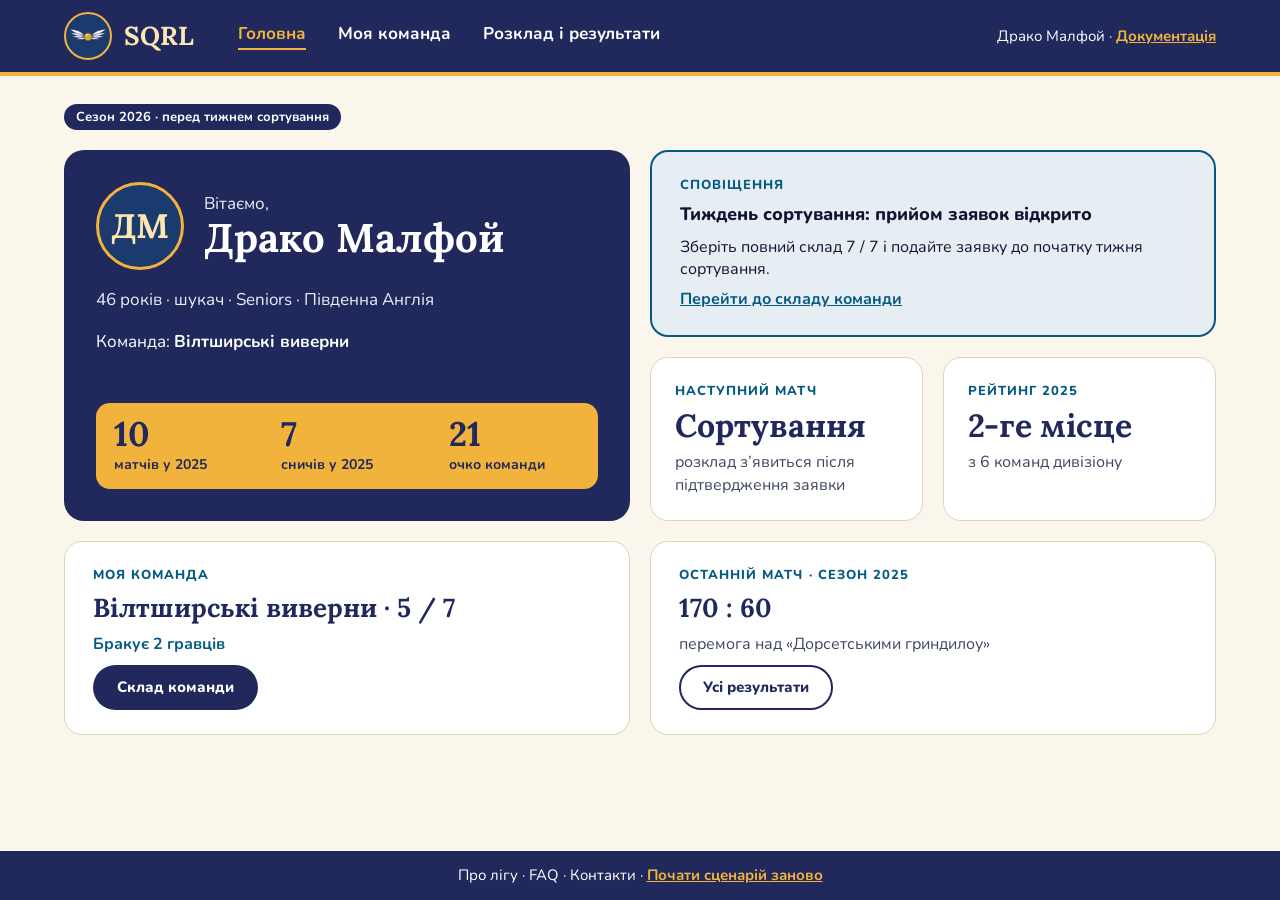
<file: index.html>
<!DOCTYPE html>
<html lang="uk">
<head>
  <meta charset="utf-8">
  <meta name="viewport" content="width=device-width, initial-scale=1">
  <title>SQRL - Головна гравця</title>
  <link rel="icon" href="assets/logo.svg" type="image/svg+xml">
  <link rel="preconnect" href="https://fonts.googleapis.com">
  <link rel="preconnect" href="https://fonts.gstatic.com" crossorigin>
  <link rel="stylesheet" href="https://fonts.googleapis.com/css2?family=Lora:wght@400;700&family=Nunito:wght@400;700;800&display=swap">
  <link rel="stylesheet" href="css/variables.css">
  <link rel="stylesheet" href="css/style.css">
</head>
<body data-page="home">
  <header class="header">
    <div class="header-in">
      <a class="brand" href="index.html"><img src="assets/logo.svg" alt=""><span>SQRL</span></a>
      <nav class="nav">
      <a href="index.html" class="active">Головна</a>
      <a href="team.html">Моя команда</a>
      <a href="schedule.html">Розклад і результати</a>
      </nav>
      <div class="user">Драко Малфой · <a href="docs.html">Документація</a></div>
    </div>
  </header>

  <main>
    <div><span class="ctx">Сезон 2026 · перед тижнем сортування</span></div>
    <div class="home-grid">
      <section class="dark profile">
        <div class="profile-top">
          <div class="avatar">ДМ</div>
          <div>
            <p class="hello">Вітаємо,</p>
            <h1>Драко Малфой</h1>
          </div>
        </div>
        <p class="meta">46 років · шукач · Seniors · Південна Англія</p>
        <p class="team">Команда: <b>Вілтширські виверни</b></p>
        <div class="stats">
          <div><b>10</b><span>матчів у 2025</span></div>
          <div><b>7</b><span>сничів у 2025</span></div>
          <div><b>21</b><span>очко команди</span></div>
        </div>
      </section>
      <section class="notice">
        <p class="label">Сповіщення</p>
        <p class="notice-title">Тиждень сортування: прийом заявок відкрито</p>
        <p>Зберіть повний склад 7 / 7 і подайте заявку до початку тижня сортування.</p>
        <a href="team.html">Перейти до складу команди</a>
      </section>
      <section class="card small">
        <p class="label">Наступний матч</p>
        <p class="h" id="next-match">Сортування</p>
        <p class="muted" id="next-text">розклад з’явиться після підтвердження заявки</p>
      </section>
      <section class="card small">
        <p class="label">Рейтинг 2025</p>
        <p class="h">2-ге місце</p>
        <p class="muted">з 6 команд дивізіону</p>
      </section>
      <section class="card wide">
        <p class="label">Моя команда</p>
        <p class="h">Вілтширські виверни · <span id="team-count">5 / 7</span></p>
        <p class="team-status" id="team-status">Бракує 2 гравців</p>
        <div><a class="btn btn-p" href="team.html">Склад команди</a></div>
      </section>
      <section class="card wide">
        <p class="label">Останній матч · сезон 2025</p>
        <p class="h">170 : 60</p>
        <p class="muted">перемога над «Дорсетськими гриндилоу»</p>
        <div><a class="btn btn-s" href="schedule.html">Усі результати</a></div>
      </section>
    </div>
  </main>

  <footer class="footer">Про лігу · FAQ · Контакти · <button class="reset" id="reset" type="button">Почати сценарій заново</button></footer>
  <script src="js/app.js"></script>
</body>
</html>
</file>
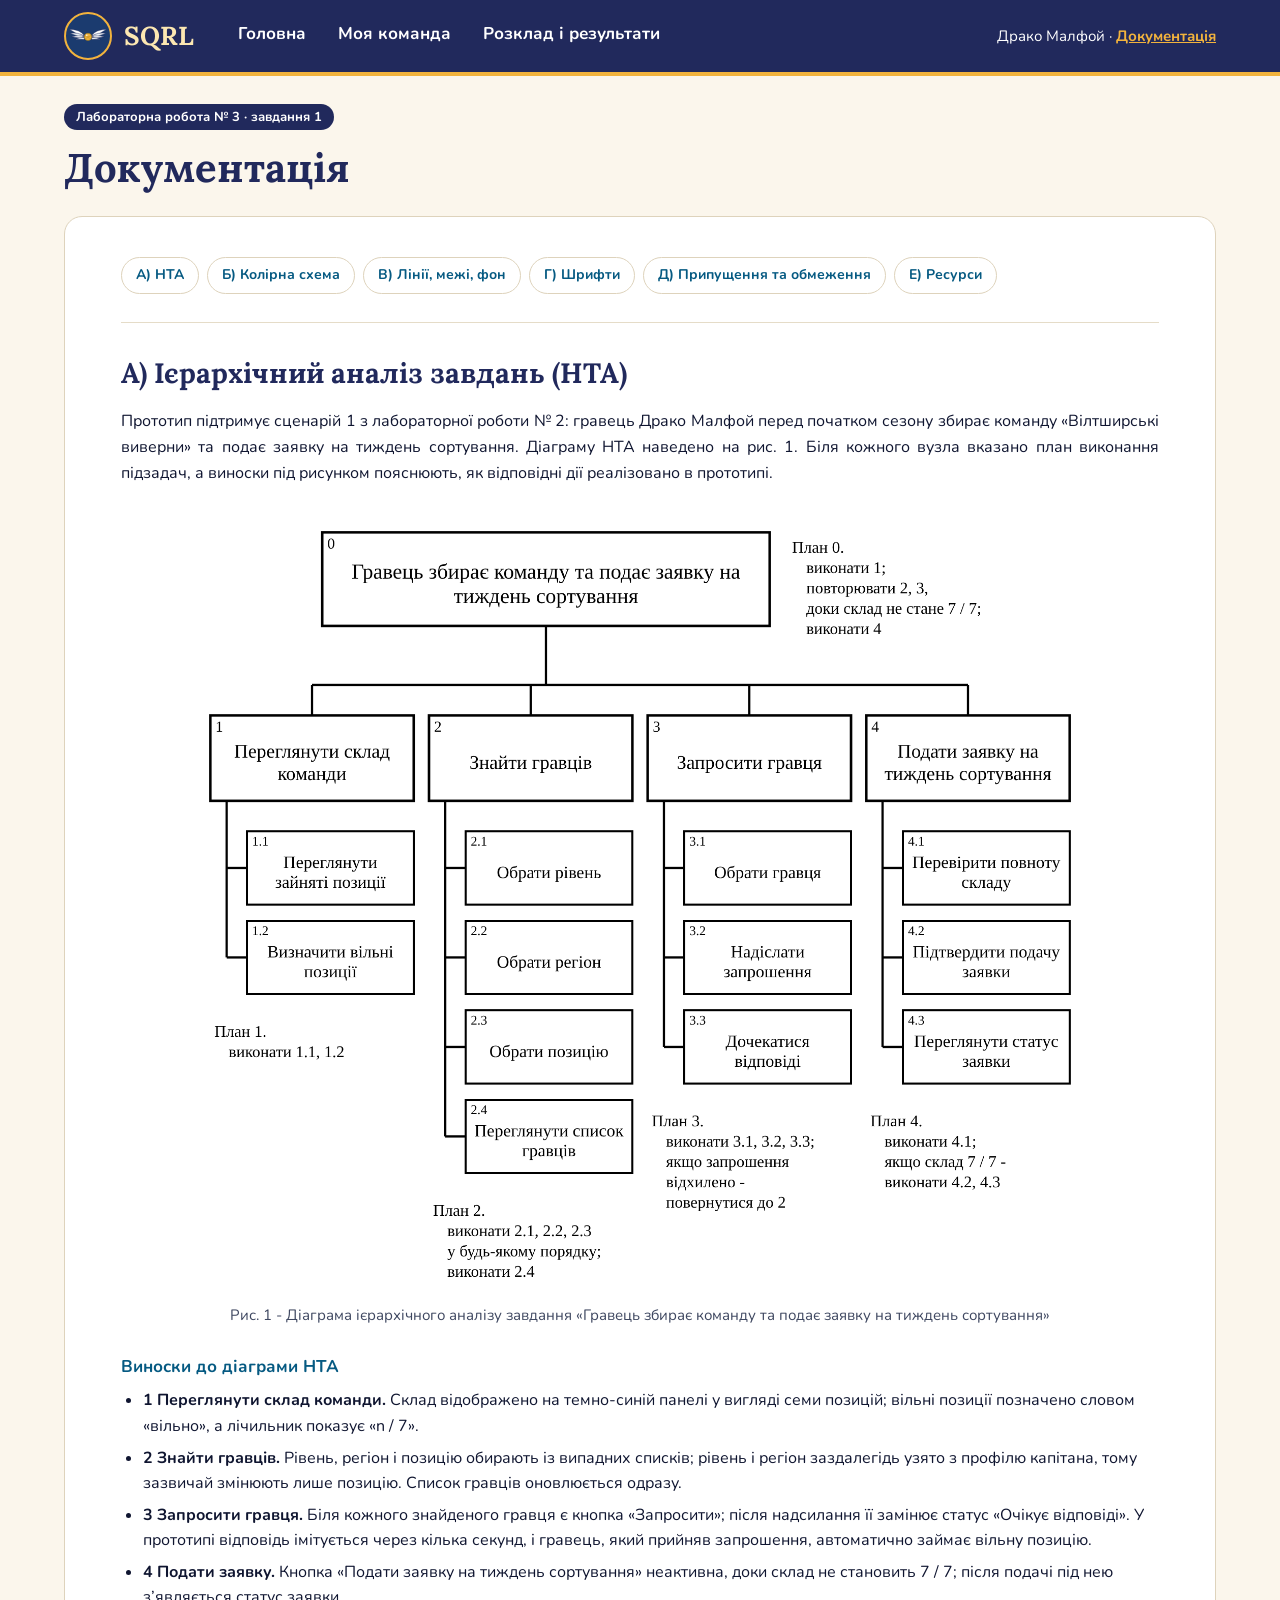
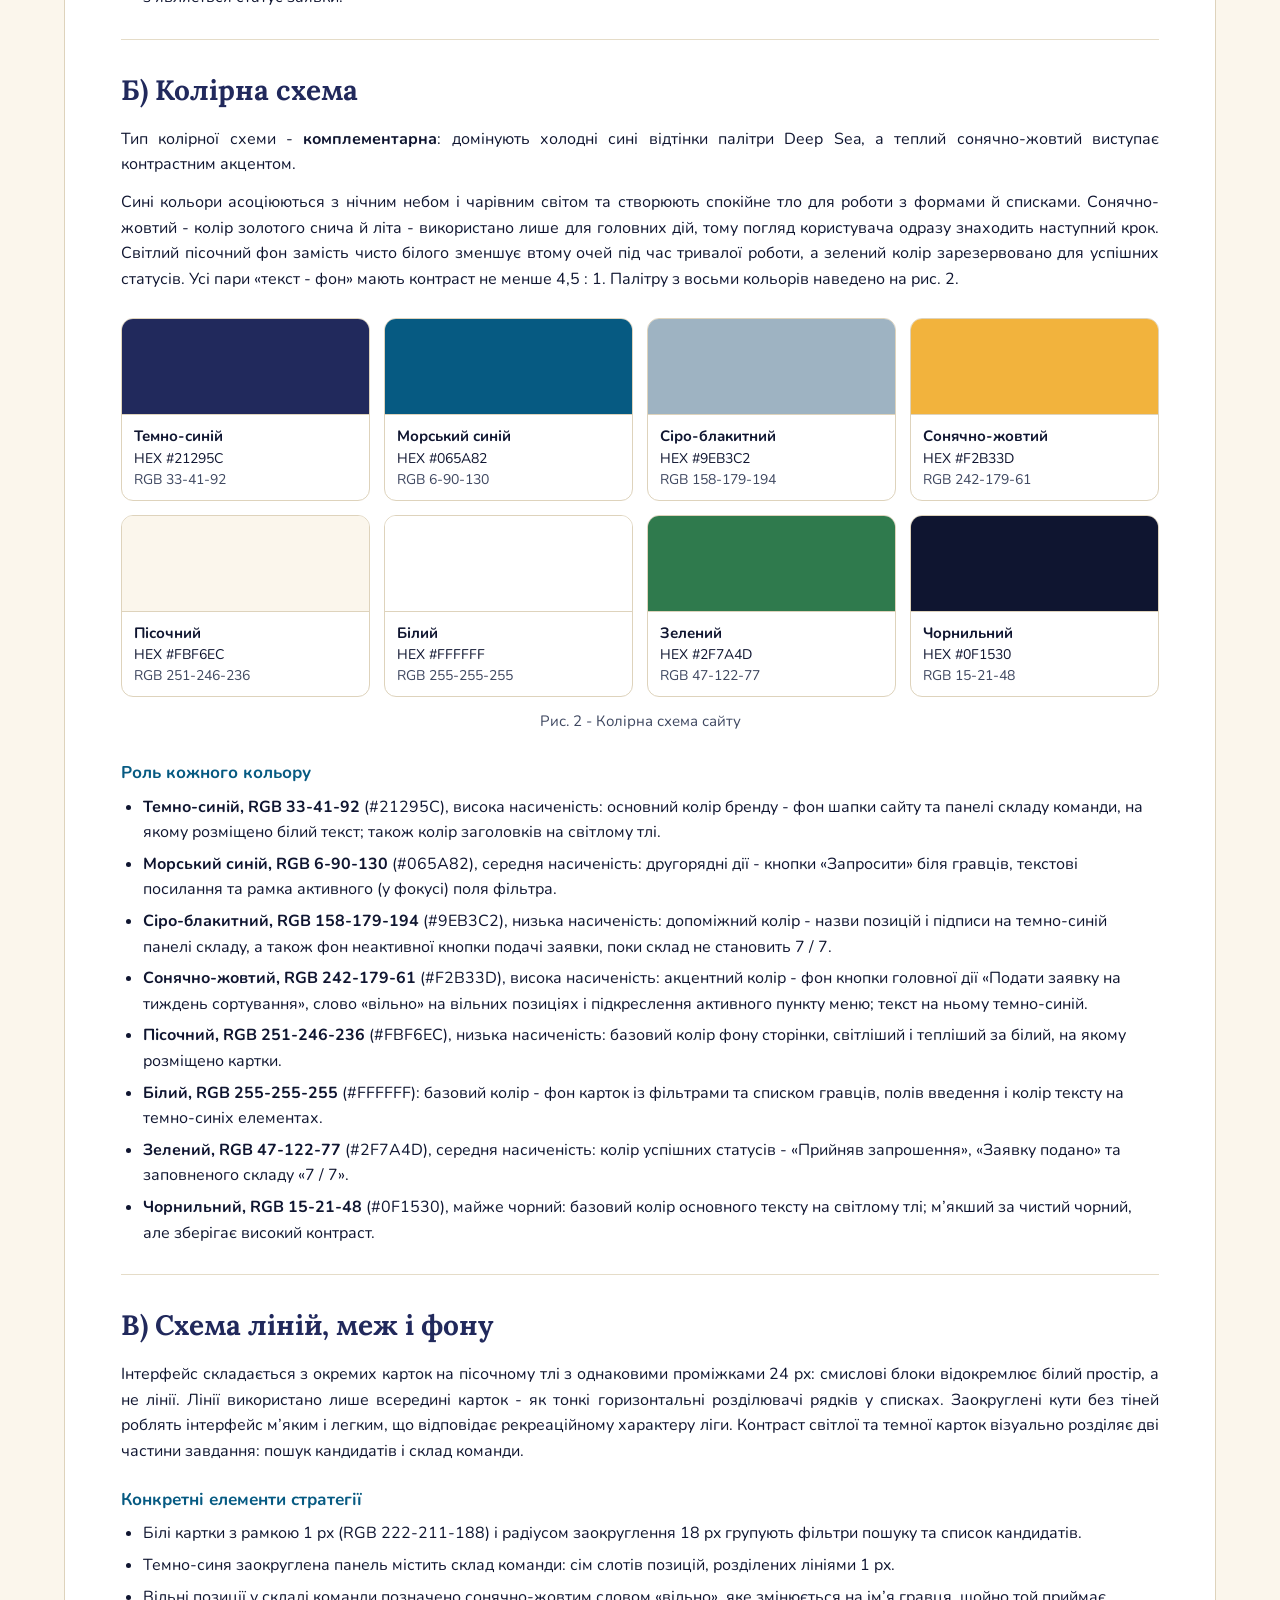
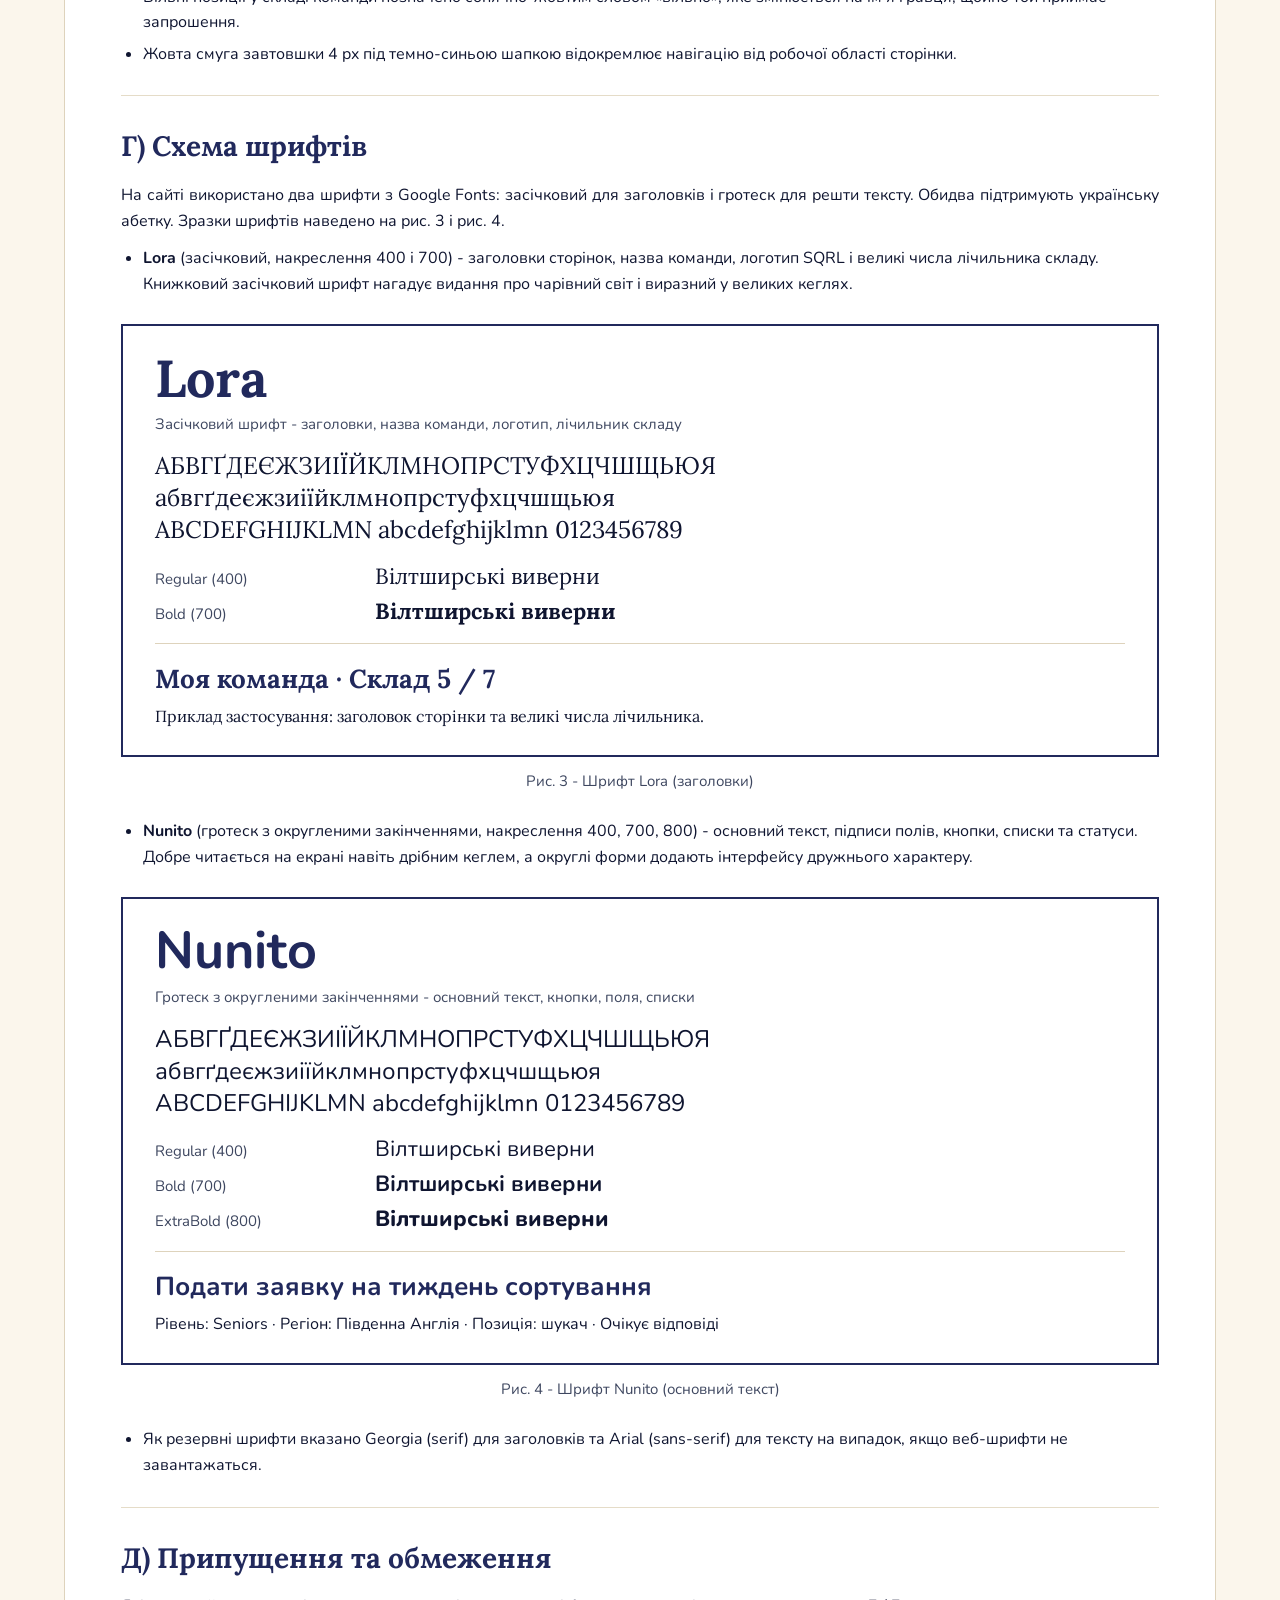
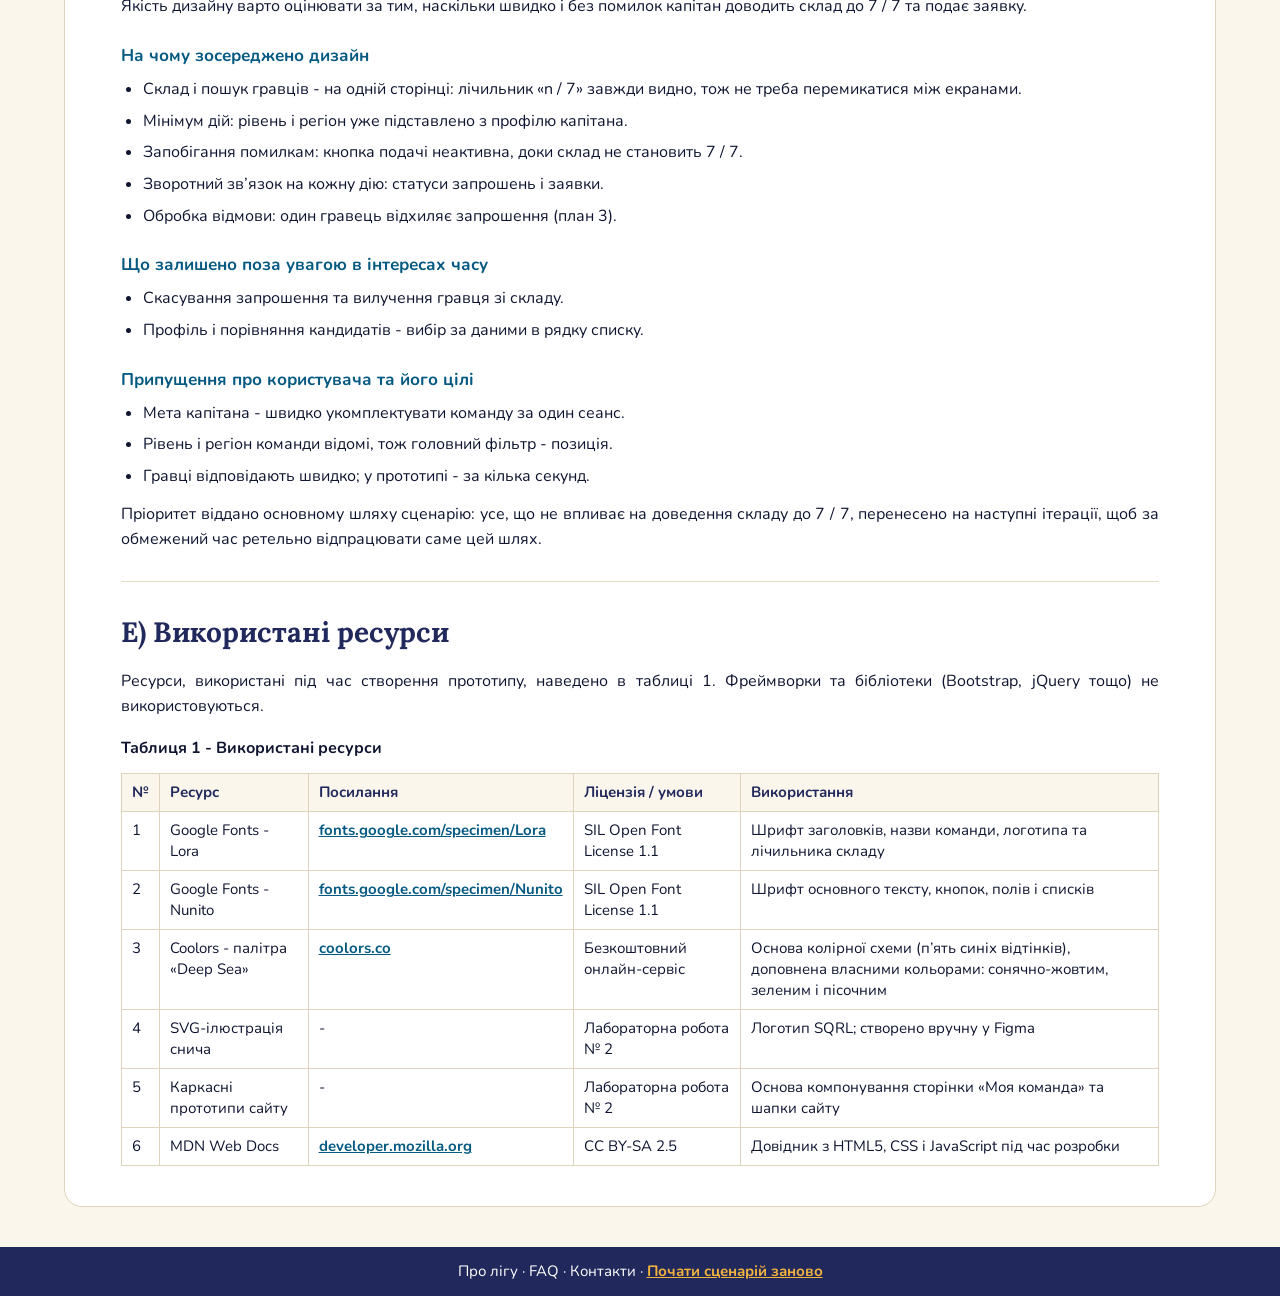
<file: docs.html>
<!DOCTYPE html>
<html lang="uk">
<head>
  <meta charset="utf-8">
  <meta name="viewport" content="width=device-width, initial-scale=1">
  <title>SQRL - Документація</title>
  <link rel="icon" href="assets/logo.svg" type="image/svg+xml">
  <link rel="preconnect" href="https://fonts.googleapis.com">
  <link rel="preconnect" href="https://fonts.gstatic.com" crossorigin>
  <link rel="stylesheet" href="https://fonts.googleapis.com/css2?family=Lora:wght@400;700&family=Nunito:wght@400;700;800&display=swap">
  <link rel="stylesheet" href="css/variables.css">
  <link rel="stylesheet" href="css/style.css">
  <link rel="stylesheet" href="css/docs.css">
</head>
<body data-page="docs">
  <header class="header">
    <div class="header-in">
      <a class="brand" href="index.html"><img src="assets/logo.svg" alt=""><span>SQRL</span></a>
      <nav class="nav">
      <a href="index.html">Головна</a>
      <a href="team.html">Моя команда</a>
      <a href="schedule.html">Розклад і результати</a>
      </nav>
      <div class="user">Драко Малфой · <a href="docs.html" class="active">Документація</a></div>
    </div>
  </header>

  <main>
    <div>
      <span class="ctx">Лабораторна робота № 3 · завдання 1</span>
      <h1 class="title">Документація</h1>
    </div>
    <article class="card doc">
      <nav class="toc">
        <a href="#a">А) HTA</a><a href="#b">Б) Колірна схема</a><a href="#c">В) Лінії, межі, фон</a>
        <a href="#d">Г) Шрифти</a><a href="#e">Д) Припущення та обмеження</a><a href="#f">Е) Ресурси</a>
      </nav>

      <section id="a">
        <h2>А) Ієрархічний аналіз завдань (HTA)</h2>
        <p>Прототип підтримує сценарій 1 з лабораторної роботи № 2: гравець Драко Малфой перед початком сезону збирає команду «Вілтширські виверни» та подає заявку на тиждень сортування. Діаграму HTA наведено на рис. 1. Біля кожного вузла вказано план виконання підзадач, а виноски під рисунком пояснюють, як відповідні дії реалізовано в прототипі.</p>
        <figure>
          <img class="hta-img" src="assets/hta.png" alt="Діаграма HTA: Гравець збирає команду та подає заявку на тиждень сортування">
          <figcaption>Рис. 1 - Діаграма ієрархічного аналізу завдання «Гравець збирає команду та подає заявку на тиждень сортування»</figcaption>
        </figure>
        <h3>Виноски до діаграми HTA</h3>
        <ul><li><b>1 Переглянути склад команди.</b> Склад відображено на темно-синій панелі у вигляді семи позицій; вільні позиції позначено словом «вільно», а лічильник показує «n / 7».</li><li><b>2 Знайти гравців.</b> Рівень, регіон і позицію обирають із випадних списків; рівень і регіон заздалегідь узято з профілю капітана, тому зазвичай змінюють лише позицію. Список гравців оновлюється одразу.</li><li><b>3 Запросити гравця.</b> Біля кожного знайденого гравця є кнопка «Запросити»; після надсилання її замінює статус «Очікує відповіді». У прототипі відповідь імітується через кілька секунд, і гравець, який прийняв запрошення, автоматично займає вільну позицію.</li><li><b>4 Подати заявку.</b> Кнопка «Подати заявку на тиждень сортування» неактивна, доки склад не становить 7 / 7; після подачі під нею з’являється статус заявки.</li></ul>
      </section>

      <section id="b">
        <h2>Б) Колірна схема</h2>
        <p>Тип колірної схеми - <b>комплементарна</b>: домінують холодні сині відтінки палітри Deep Sea, а теплий сонячно-жовтий виступає контрастним акцентом.</p>
        <p>Сині кольори асоціюються з нічним небом і чарівним світом та створюють спокійне тло для роботи з формами й списками. Сонячно-жовтий - колір золотого снича й літа - використано лише для головних дій, тому погляд користувача одразу знаходить наступний крок. Світлий пісочний фон замість чисто білого зменшує втому очей під час тривалої роботи, а зелений колір зарезервовано для успішних статусів. Усі пари «текст - фон» мають контраст не менше 4,5 : 1. Палітру з восьми кольорів наведено на рис. 2.</p>
        <figure>
          <div class="palette">
          <div class="sw"><i style="background: var(--navy)"></i><b>Темно-синій</b><span>HEX #21295C</span><span>RGB 33-41-92</span></div>
          <div class="sw"><i style="background: var(--sea)"></i><b>Морський синій</b><span>HEX #065A82</span><span>RGB 6-90-130</span></div>
          <div class="sw"><i style="background: var(--mist)"></i><b>Сіро-блакитний</b><span>HEX #9EB3C2</span><span>RGB 158-179-194</span></div>
          <div class="sw"><i style="background: var(--sun)"></i><b>Сонячно-жовтий</b><span>HEX #F2B33D</span><span>RGB 242-179-61</span></div>
          <div class="sw"><i style="background: var(--sand)"></i><b>Пісочний</b><span>HEX #FBF6EC</span><span>RGB 251-246-236</span></div>
          <div class="sw"><i style="background: var(--white)"></i><b>Білий</b><span>HEX #FFFFFF</span><span>RGB 255-255-255</span></div>
          <div class="sw"><i style="background: var(--green)"></i><b>Зелений</b><span>HEX #2F7A4D</span><span>RGB 47-122-77</span></div>
          <div class="sw"><i style="background: var(--ink)"></i><b>Чорнильний</b><span>HEX #0F1530</span><span>RGB 15-21-48</span></div>
          </div>
          <figcaption>Рис. 2 - Колірна схема сайту</figcaption>
        </figure>
        <h3>Роль кожного кольору</h3>
        <ul><li><b>Темно-синій, RGB 33-41-92</b> (#21295C), висока насиченість: основний колір бренду - фон шапки сайту та панелі складу команди, на якому розміщено білий текст; також колір заголовків на світлому тлі.</li><li><b>Морський синій, RGB 6-90-130</b> (#065A82), середня насиченість: другорядні дії - кнопки «Запросити» біля гравців, текстові посилання та рамка активного (у фокусі) поля фільтра.</li><li><b>Сіро-блакитний, RGB 158-179-194</b> (#9EB3C2), низька насиченість: допоміжний колір - назви позицій і підписи на темно-синій панелі складу, а також фон неактивної кнопки подачі заявки, поки склад не становить 7 / 7.</li><li><b>Сонячно-жовтий, RGB 242-179-61</b> (#F2B33D), висока насиченість: акцентний колір - фон кнопки головної дії «Подати заявку на тиждень сортування», слово «вільно» на вільних позиціях і підкреслення активного пункту меню; текст на ньому темно-синій.</li><li><b>Пісочний, RGB 251-246-236</b> (#FBF6EC), низька насиченість: базовий колір фону сторінки, світліший і тепліший за білий, на якому розміщено картки.</li><li><b>Білий, RGB 255-255-255</b> (#FFFFFF): базовий колір - фон карток із фільтрами та списком гравців, полів введення і колір тексту на темно-синіх елементах.</li><li><b>Зелений, RGB 47-122-77</b> (#2F7A4D), середня насиченість: колір успішних статусів - «Прийняв запрошення», «Заявку подано» та заповненого складу «7 / 7».</li><li><b>Чорнильний, RGB 15-21-48</b> (#0F1530), майже чорний: базовий колір основного тексту на світлому тлі; м’якший за чистий чорний, але зберігає високий контраст.</li></ul>
      </section>

      <section id="c">
        <h2>В) Схема ліній, меж і фону</h2>
        <p>Інтерфейс складається з окремих карток на пісочному тлі з однаковими проміжками 24 px: смислові блоки відокремлює білий простір, а не лінії. Лінії використано лише всередині карток - як тонкі горизонтальні розділювачі рядків у списках. Заокруглені кути без тіней роблять інтерфейс м’яким і легким, що відповідає рекреаційному характеру ліги. Контраст світлої та темної карток візуально розділяє дві частини завдання: пошук кандидатів і склад команди.</p>
        <h3>Конкретні елементи стратегії</h3>
        <ul><li>Білі картки з рамкою 1 px (RGB 222-211-188) і радіусом заокруглення 18 px групують фільтри пошуку та список кандидатів.</li><li>Темно-синя заокруглена панель містить склад команди: сім слотів позицій, розділених лініями 1 px.</li><li>Вільні позиції у складі команди позначено сонячно-жовтим словом «вільно», яке змінюється на ім’я гравця, щойно той приймає запрошення.</li><li>Жовта смуга завтовшки 4 px під темно-синьою шапкою відокремлює навігацію від робочої області сторінки.</li></ul>
      </section>

      <section id="d">
        <h2>Г) Схема шрифтів</h2>
        <p>На сайті використано два шрифти з Google Fonts: засічковий для заголовків і гротеск для решти тексту. Обидва підтримують українську абетку. Зразки шрифтів наведено на рис. 3 і рис. 4.</p>
        <ul><li><b>Lora</b> (засічковий, накреслення 400 і 700) - заголовки сторінок, назва команди, логотип SQRL і великі числа лічильника складу. Книжковий засічковий шрифт нагадує видання про чарівний світ і виразний у великих кеглях.</li></ul>
        <figure>
          <div class="spec spec-head">
            <div class="spec-name">Lora</div>
            <p class="spec-kind">Засічковий шрифт - заголовки, назва команди, логотип, лічильник складу</p>
            <p class="spec-abc">АБВГҐДЕЄЖЗИІЇЙКЛМНОПРСТУФХЦЧШЩЬЮЯ<br>абвгґдеєжзиіїйклмнопрстуфхцчшщьюя<br>ABCDEFGHIJKLMN abcdefghijklmn 0123456789</p>
            <div class="w" style="font-weight: 400"><span>Regular (400)</span>Вілтширські виверни</div><div class="w" style="font-weight: 700"><span>Bold (700)</span>Вілтширські виверни</div>
            <p class="spec-big">Моя команда · Склад 5 / 7</p>
            <p class="spec-small">Приклад застосування: заголовок сторінки та великі числа лічильника.</p>
          </div>
          <figcaption>Рис. 3 - Шрифт Lora (заголовки)</figcaption>
        </figure>
        <ul><li><b>Nunito</b> (гротеск з округленими закінченнями, накреслення 400, 700, 800) - основний текст, підписи полів, кнопки, списки та статуси. Добре читається на екрані навіть дрібним кеглем, а округлі форми додають інтерфейсу дружнього характеру.</li></ul>
        <figure>
          <div class="spec spec-body">
            <div class="spec-name">Nunito</div>
            <p class="spec-kind">Гротеск з округленими закінченнями - основний текст, кнопки, поля, списки</p>
            <p class="spec-abc">АБВГҐДЕЄЖЗИІЇЙКЛМНОПРСТУФХЦЧШЩЬЮЯ<br>абвгґдеєжзиіїйклмнопрстуфхцчшщьюя<br>ABCDEFGHIJKLMN abcdefghijklmn 0123456789</p>
            <div class="w" style="font-weight: 400"><span>Regular (400)</span>Вілтширські виверни</div><div class="w" style="font-weight: 700"><span>Bold (700)</span>Вілтширські виверни</div><div class="w" style="font-weight: 800"><span>ExtraBold (800)</span>Вілтширські виверни</div>
            <p class="spec-big">Подати заявку на тиждень сортування</p>
            <p class="spec-small">Рівень: Seniors · Регіон: Південна Англія · Позиція: шукач · Очікує відповіді</p>
          </div>
          <figcaption>Рис. 4 - Шрифт Nunito (основний текст)</figcaption>
        </figure>
        <ul><li>Як резервні шрифти вказано Georgia (serif) для заголовків та Arial (sans-serif) для тексту на випадок, якщо веб-шрифти не завантажаться.</li></ul>
      </section>

      <section id="e">
        <h2>Д) Припущення та обмеження</h2>
        <p>Якість дизайну варто оцінювати за тим, наскільки швидко і без помилок капітан доводить склад до 7 / 7 та подає заявку.</p>
        <h3>На чому зосереджено дизайн</h3>
        <ul><li>Склад і пошук гравців - на одній сторінці: лічильник «n / 7» завжди видно, тож не треба перемикатися між екранами.</li><li>Мінімум дій: рівень і регіон уже підставлено з профілю капітана.</li><li>Запобігання помилкам: кнопка подачі неактивна, доки склад не становить 7 / 7.</li><li>Зворотний зв’язок на кожну дію: статуси запрошень і заявки.</li><li>Обробка відмови: один гравець відхиляє запрошення (план 3).</li></ul>
        <h3>Що залишено поза увагою в інтересах часу</h3>
        <ul><li>Скасування запрошення та вилучення гравця зі складу.</li><li>Профіль і порівняння кандидатів - вибір за даними в рядку списку.</li></ul>
        <h3>Припущення про користувача та його цілі</h3>
        <ul><li>Мета капітана - швидко укомплектувати команду за один сеанс.</li><li>Рівень і регіон команди відомі, тож головний фільтр - позиція.</li><li>Гравці відповідають швидко; у прототипі - за кілька секунд.</li></ul>
        <p>Пріоритет віддано основному шляху сценарію: усе, що не впливає на доведення складу до 7 / 7, перенесено на наступні ітерації, щоб за обмежений час ретельно відпрацювати саме цей шлях.</p>
      </section>

      <section id="f">
        <h2>Е) Використані ресурси</h2>
        <p>Ресурси, використані під час створення прототипу, наведено в таблиці 1. Фреймворки та бібліотеки (Bootstrap, jQuery тощо) не використовуються.</p>
        <p class="tcap">Таблиця 1 - Використані ресурси</p>
        <table>
          <thead><tr><th>№</th><th>Ресурс</th><th>Посилання</th><th>Ліцензія / умови</th><th>Використання</th></tr></thead>
          <tbody>
            <tr><td>1</td><td>Google Fonts - Lora</td><td><a href="https://fonts.google.com/specimen/Lora">fonts.google.com/specimen/Lora</a></td><td>SIL Open Font License 1.1</td><td>Шрифт заголовків, назви команди, логотипа та лічильника складу</td></tr>
            <tr><td>2</td><td>Google Fonts - Nunito</td><td><a href="https://fonts.google.com/specimen/Nunito">fonts.google.com/specimen/Nunito</a></td><td>SIL Open Font License 1.1</td><td>Шрифт основного тексту, кнопок, полів і списків</td></tr>
            <tr><td>3</td><td>Coolors - палітра «Deep Sea»</td><td><a href="https://coolors.co">coolors.co</a></td><td>Безкоштовний онлайн-сервіс</td><td>Основа колірної схеми (п’ять синіх відтінків), доповнена власними кольорами: сонячно-жовтим, зеленим і пісочним</td></tr>
            <tr><td>4</td><td>SVG-ілюстрація снича</td><td>-</td><td>Лабораторна робота № 2</td><td>Логотип SQRL; створено вручну у Figma</td></tr>
            <tr><td>5</td><td>Каркасні прототипи сайту</td><td>-</td><td>Лабораторна робота № 2</td><td>Основа компонування сторінки «Моя команда» та шапки сайту</td></tr>
            <tr><td>6</td><td>MDN Web Docs</td><td><a href="https://developer.mozilla.org">developer.mozilla.org</a></td><td>CC BY-SA 2.5</td><td>Довідник з HTML5, CSS і JavaScript під час розробки</td></tr>
          </tbody>
        </table>
      </section>
    </article>
  </main>

  <footer class="footer">Про лігу · FAQ · Контакти · <button class="reset" id="reset" type="button">Почати сценарій заново</button></footer>
  <script src="js/app.js"></script>
</body>
</html>
</file>
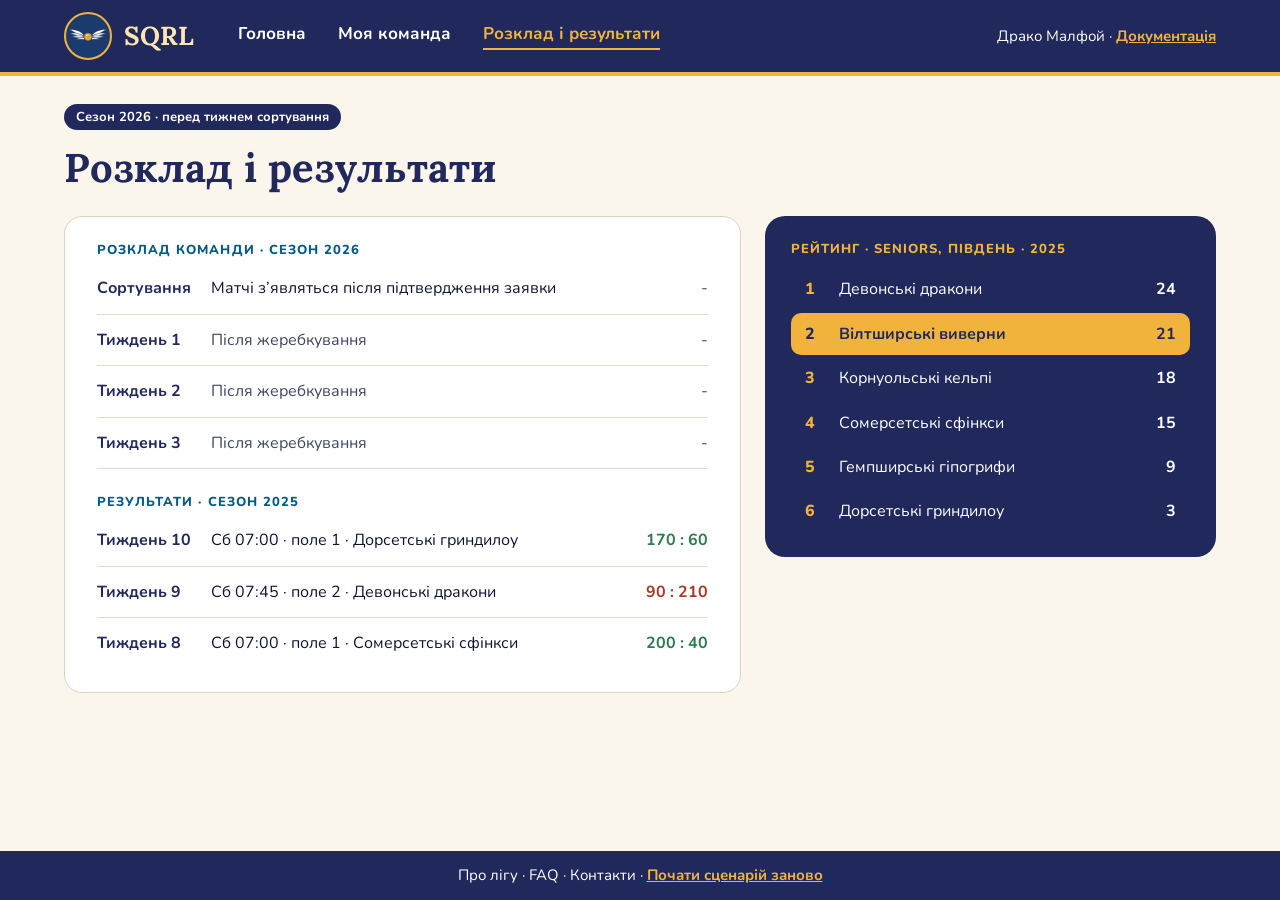
<file: schedule.html>
<!DOCTYPE html>
<html lang="uk">
<head>
  <meta charset="utf-8">
  <meta name="viewport" content="width=device-width, initial-scale=1">
  <title>SQRL - Розклад і результати</title>
  <link rel="icon" href="assets/logo.svg" type="image/svg+xml">
  <link rel="preconnect" href="https://fonts.googleapis.com">
  <link rel="preconnect" href="https://fonts.gstatic.com" crossorigin>
  <link rel="stylesheet" href="https://fonts.googleapis.com/css2?family=Lora:wght@400;700&family=Nunito:wght@400;700;800&display=swap">
  <link rel="stylesheet" href="css/variables.css">
  <link rel="stylesheet" href="css/style.css">
</head>
<body data-page="schedule">
  <header class="header">
    <div class="header-in">
      <a class="brand" href="index.html"><img src="assets/logo.svg" alt=""><span>SQRL</span></a>
      <nav class="nav">
      <a href="index.html">Головна</a>
      <a href="team.html">Моя команда</a>
      <a href="schedule.html" class="active">Розклад і результати</a>
      </nav>
      <div class="user">Драко Малфой · <a href="docs.html">Документація</a></div>
    </div>
  </header>

  <main>
    <div>
      <span class="ctx">Сезон 2026 · перед тижнем сортування</span>
      <h1 class="title">Розклад і результати</h1>
    </div>
    <div class="sched">
      <section class="card weeks">
        <p class="label">Розклад команди · сезон 2026</p>
        <div class="wk" id="sort-week"><b>Сортування</b><span id="sort-text">Матчі з’являться після підтвердження заявки</span><span class="muted">-</span></div>
        <div class="wk"><b>Тиждень 1</b><span class="muted">Після жеребкування</span><span class="muted">-</span></div>
        <div class="wk"><b>Тиждень 2</b><span class="muted">Після жеребкування</span><span class="muted">-</span></div>
        <div class="wk"><b>Тиждень 3</b><span class="muted">Після жеребкування</span><span class="muted">-</span></div>
        <p class="label sub">Результати · сезон 2025</p>
        <div class="wk"><b>Тиждень 10</b><span>Сб 07:00 · поле 1 · Дорсетські гриндилоу</span><b class="st-ok">170 : 60</b></div>
        <div class="wk"><b>Тиждень 9</b><span>Сб 07:45 · поле 2 · Девонські дракони</span><b class="st-no">90 : 210</b></div>
        <div class="wk"><b>Тиждень 8</b><span>Сб 07:00 · поле 1 · Сомерсетські сфінкси</span><b class="st-ok">200 : 40</b></div>
      </section>
      <section class="dark rating">
        <p class="label">Рейтинг · Seniors, Південь · 2025</p>
        <div class="rk"><span>1</span><span>Девонські дракони</span><b>24</b></div>
        <div class="rk me"><span>2</span><span><b>Вілтширські виверни</b></span><b>21</b></div>
        <div class="rk"><span>3</span><span>Корнуольські кельпі</span><b>18</b></div>
        <div class="rk"><span>4</span><span>Сомерсетські сфінкси</span><b>15</b></div>
        <div class="rk"><span>5</span><span>Гемпширські гіпогрифи</span><b>9</b></div>
        <div class="rk"><span>6</span><span>Дорсетські гриндилоу</span><b>3</b></div>
      </section>
    </div>
  </main>

  <footer class="footer">Про лігу · FAQ · Контакти · <button class="reset" id="reset" type="button">Почати сценарій заново</button></footer>
  <script src="js/app.js"></script>
</body>
</html>
</file>
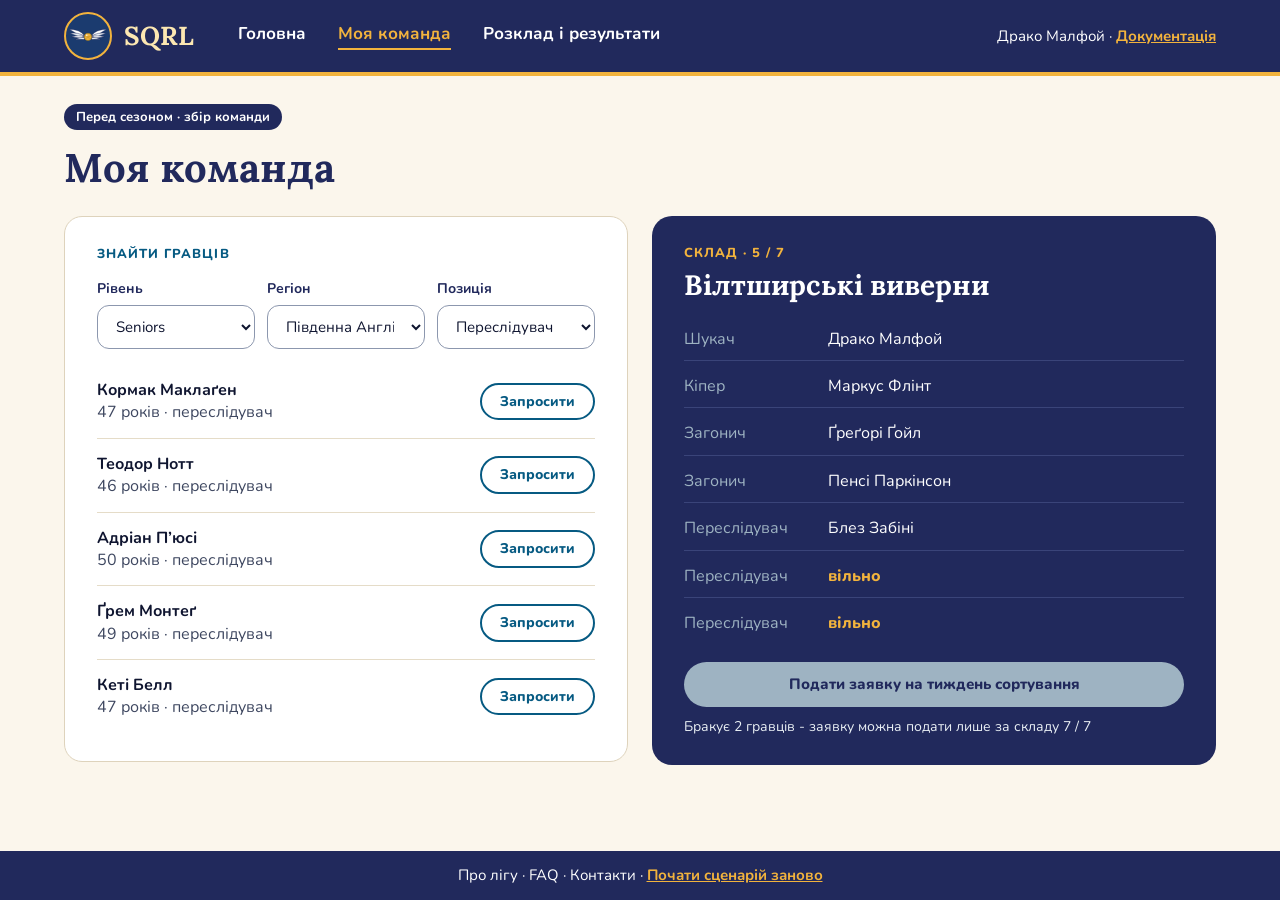
<file: team.html>
<!DOCTYPE html>
<html lang="uk">
<head>
  <meta charset="utf-8">
  <meta name="viewport" content="width=device-width, initial-scale=1">
  <title>SQRL - Моя команда</title>
  <link rel="icon" href="assets/logo.svg" type="image/svg+xml">
  <link rel="preconnect" href="https://fonts.googleapis.com">
  <link rel="preconnect" href="https://fonts.gstatic.com" crossorigin>
  <link rel="stylesheet" href="https://fonts.googleapis.com/css2?family=Lora:wght@400;700&family=Nunito:wght@400;700;800&display=swap">
  <link rel="stylesheet" href="css/variables.css">
  <link rel="stylesheet" href="css/style.css">
</head>
<body data-page="team">
  <header class="header">
    <div class="header-in">
      <a class="brand" href="index.html"><img src="assets/logo.svg" alt=""><span>SQRL</span></a>
      <nav class="nav">
      <a href="index.html">Головна</a>
      <a href="team.html" class="active">Моя команда</a>
      <a href="schedule.html">Розклад і результати</a>
      </nav>
      <div class="user">Драко Малфой · <a href="docs.html">Документація</a></div>
    </div>
  </header>

  <main>
    <div>
      <span class="ctx">Перед сезоном · збір команди</span>
      <h1 class="title">Моя команда</h1>
    </div>
    <div class="two">
      <section class="card search">
        <p class="label">Знайти гравців</p>
        <div class="filters">
          <label class="fld">Рівень<select id="f-level"><option>Kids</option><option>Adult Casual</option><option>Adult Serious</option><option selected>Seniors</option><option>Legends</option></select></label>
          <label class="fld">Регіон<select id="f-region"><option selected>Південна Англія</option><option>Північна Англія</option><option>Мідлендс</option><option>Уельс</option><option>Шотландія</option></select></label>
          <label class="fld">Позиція<select id="f-pos"><option selected>Переслідувач</option><option>Загонич</option><option>Кіпер</option><option>Шукач</option></select></label>
        </div>
        <div class="rows">
          <div class="row" data-id="mclaggen" data-pos="Переслідувач" data-level="Seniors" data-region="Південна Англія" data-declines="1"><span class="who"><b>Кормак Маклаґен</b><br><span class="muted">47 років · переслідувач</span></span><span class="act"><button class="btn btn-sea" type="button">Запросити</button></span></div>
          <div class="row" data-id="nott" data-pos="Переслідувач" data-level="Seniors" data-region="Південна Англія"><span class="who"><b>Теодор Нотт</b><br><span class="muted">46 років · переслідувач</span></span><span class="act"><button class="btn btn-sea" type="button">Запросити</button></span></div>
          <div class="row" data-id="pucey" data-pos="Переслідувач" data-level="Seniors" data-region="Південна Англія"><span class="who"><b>Адріан П’юсі</b><br><span class="muted">50 років · переслідувач</span></span><span class="act"><button class="btn btn-sea" type="button">Запросити</button></span></div>
          <div class="row" data-id="montague" data-pos="Переслідувач" data-level="Seniors" data-region="Південна Англія"><span class="who"><b>Ґрем Монтеґ</b><br><span class="muted">49 років · переслідувач</span></span><span class="act"><button class="btn btn-sea" type="button">Запросити</button></span></div>
          <div class="row" data-id="bell" data-pos="Переслідувач" data-level="Seniors" data-region="Південна Англія" data-f="1"><span class="who"><b>Кеті Белл</b><br><span class="muted">47 років · переслідувач</span></span><span class="act"><button class="btn btn-sea" type="button">Запросити</button></span></div>
          <div class="row" data-id="crabbe" data-pos="Загонич" data-level="Seniors" data-region="Південна Англія"><span class="who"><b>Вінсент Креб</b><br><span class="muted">46 років · загонич</span></span><span class="act"><button class="btn btn-sea" type="button">Запросити</button></span></div>
          <div class="row" data-id="derrick" data-pos="Загонич" data-level="Seniors" data-region="Південна Англія"><span class="who"><b>Перегрін Деррік</b><br><span class="muted">50 років · загонич</span></span><span class="act"><button class="btn btn-sea" type="button">Запросити</button></span></div>
          <div class="row" data-id="bole" data-pos="Загонич" data-level="Seniors" data-region="Південна Англія"><span class="who"><b>Люціан Боул</b><br><span class="muted">50 років · загонич</span></span><span class="act"><button class="btn btn-sea" type="button">Запросити</button></span></div>
          <div class="row" data-id="bletchley" data-pos="Кіпер" data-level="Seniors" data-region="Південна Англія"><span class="who"><b>Майлз Блечлі</b><br><span class="muted">49 років · кіпер</span></span><span class="act"><button class="btn btn-sea" type="button">Запросити</button></span></div>
          <div class="row" data-id="wood" data-pos="Кіпер" data-level="Seniors" data-region="Південна Англія"><span class="who"><b>Олівер Вуд</b><br><span class="muted">51 рік · кіпер</span></span><span class="act"><button class="btn btn-sea" type="button">Запросити</button></span></div>
          <div class="row" data-id="higgs" data-pos="Шукач" data-level="Seniors" data-region="Південна Англія"><span class="who"><b>Терренс Гіґґз</b><br><span class="muted">49 років · шукач</span></span><span class="act"><button class="btn btn-sea" type="button">Запросити</button></span></div>
          <div class="row" data-id="macmillan" data-pos="Переслідувач" data-level="Seniors" data-region="Мідлендс"><span class="who"><b>Ерні Макміллан</b><br><span class="muted">46 років · переслідувач</span></span><span class="act"><button class="btn btn-sea" type="button">Запросити</button></span></div>
          <div class="row" data-id="smith" data-pos="Переслідувач" data-level="Seniors" data-region="Північна Англія"><span class="who"><b>Захарія Сміт</b><br><span class="muted">46 років · переслідувач</span></span><span class="act"><button class="btn btn-sea" type="button">Запросити</button></span></div>
          <div class="row" data-id="jordan" data-pos="Загонич" data-level="Seniors" data-region="Уельс"><span class="who"><b>Лі Джордан</b><br><span class="muted">48 років · загонич</span></span><span class="act"><button class="btn btn-sea" type="button">Запросити</button></span></div>
          <div class="row" data-id="cho" data-pos="Шукач" data-level="Seniors" data-region="Шотландія" data-f="1"><span class="who"><b>Чо Чанг</b><br><span class="muted">47 років · шукач</span></span><span class="act"><button class="btn btn-sea" type="button">Запросити</button></span></div>
          <div class="row" data-id="bagman" data-pos="Загонич" data-level="Legends" data-region="Південна Англія"><span class="who"><b>Людо Беґмен</b><br><span class="muted">77 років · загонич</span></span><span class="act"><button class="btn btn-sea" type="button">Запросити</button></span></div>
          <div class="row" data-id="creevey" data-pos="Переслідувач" data-level="Adult Serious" data-region="Південна Англія"><span class="who"><b>Денніс Кріві</b><br><span class="muted">42 роки · переслідувач</span></span><span class="act"><button class="btn btn-sea" type="button">Запросити</button></span></div>
          <div class="row" data-id="vane" data-pos="Переслідувач" data-level="Adult Casual" data-region="Південна Англія" data-f="1"><span class="who"><b>Ромільда Вейн</b><br><span class="muted">44 роки · переслідувач</span></span><span class="act"><button class="btn btn-sea" type="button">Запросити</button></span></div>
          <p class="empty muted" id="empty" hidden>Немає гравців за цими фільтрами</p>
        </div>
      </section>
      <section class="dark roster">
        <p class="label" id="roster-count">Склад · 5 / 7</p>
        <h2>Вілтширські виверни</h2>
        <div class="slot" data-pos="Шукач"><span>Шукач</span><span>Драко Малфой</span></div>
        <div class="slot" data-pos="Кіпер"><span>Кіпер</span><span>Маркус Флінт</span></div>
        <div class="slot" data-pos="Загонич"><span>Загонич</span><span>Ґреґорі Ґойл</span></div>
        <div class="slot" data-pos="Загонич"><span>Загонич</span><span>Пенсі Паркінсон</span></div>
        <div class="slot" data-pos="Переслідувач"><span>Переслідувач</span><span>Блез Забіні</span></div>
        <div class="slot" data-pos="Переслідувач"><span>Переслідувач</span><span class="free">вільно</span></div>
        <div class="slot" data-pos="Переслідувач"><span>Переслідувач</span><span class="free">вільно</span></div>
        <button class="btn btn-sun" id="submit" type="button" disabled>Подати заявку на тиждень сортування</button>
        <p class="hint" id="hint">Бракує 2 гравців - заявку можна подати лише за складу 7 / 7</p>
      </section>
    </div>
  </main>

  <footer class="footer">Про лігу · FAQ · Контакти · <button class="reset" id="reset" type="button">Почати сценарій заново</button></footer>
  <script src="js/app.js"></script>
</body>
</html>
</file>
<file: css/variables.css>
:root {
  --navy: #21295c;
  --navy-2: #1b3b6f;
  --navy-line: #3a4479;
  --sea: #065a82;
  --sea-soft: #e6eef4;
  --mist: #9eb3c2;
  --sun: #f2b33d;
  --sun-hover: #f6c866;
  --sun-soft: #fce7b2;
  --sand: #fbf6ec;
  --white: #ffffff;
  --green: #2f7a4d;
  --green-light: #8fd3a9;
  --red: #a33a2b;
  --ink: #0f1530;
  --muted: #3e4760;
  --on-navy: #e9eff4;
  --line: #ded3bc;
  --row-line: #e5dcc8;
  --field-line: #8c97ae;

  --font-head: "Lora", Georgia, serif;
  --font-body: "Nunito", Arial, sans-serif;

  --fs-xs: 13px;
  --fs-sm: 14px;
  --fs-md: 15px;
  --fs-base: 16px;
  --fs-lg: 17px;
  --fs-xl: 18px;
  --fs-h3: 26px;
  --fs-h2: 28px;
  --fs-num: 32px;
  --fs-stat: 34px;
  --fs-h1: 40px;
  --fs-2xl: 22px;
  --fs-3xl: 24px;
  --fs-display: 52px;

  --radius: 18px;
  --radius-lg: 20px;
  --radius-md: 12px;
  --radius-pill: 999px;
  --container: 1200px;
  --ease: 0.2s ease;
}
</file>
<file: css/style.css>
*,
*::before,
*::after {
  box-sizing: border-box;
}
[hidden] {
  display: none !important;
}

body {
  margin: 0;
  min-height: 100vh;
  display: flex;
  flex-direction: column;
  background: var(--sand);
  color: var(--ink);
  font-family: var(--font-body);
  font-size: var(--fs-base);
  line-height: 1.4;
}
p,
h1,
h2 {
  margin: 0;
}
a {
  color: var(--sea);
  font-weight: 700;
  transition: color var(--ease);
}
a:hover {
  color: var(--navy);
}
button,
select {
  font: inherit;
}

/* шапка і підвал */
.header {
  background: var(--navy);
  border-bottom: 4px solid var(--sun);
}
.header-in {
  max-width: var(--container);
  margin: 0 auto;
  padding: 12px 24px;
  display: flex;
  align-items: center;
  gap: 44px;
}
.brand {
  display: flex;
  align-items: center;
  gap: 12px;
  text-decoration: none;
}
.brand img {
  width: 48px;
  height: 48px;
  transition: transform 0.4s ease;
}
.brand:hover img {
  transform: rotate(-12deg);
}
.brand span {
  font-family: var(--font-head);
  font-weight: 700;
  font-size: var(--fs-h3);
  color: var(--sun-soft);
}
.nav {
  display: flex;
  gap: 32px;
  flex: 1;
}
.nav a {
  position: relative;
  color: var(--white);
  text-decoration: none;
  font-size: var(--fs-lg);
  padding-bottom: 4px;
}
.nav a::after {
  content: "";
  position: absolute;
  left: 0;
  right: 0;
  bottom: 0;
  height: 2px;
  background: var(--sun);
  transform: scaleX(0);
  transition: transform var(--ease);
}
.nav a:hover,
.nav a.active {
  color: var(--sun);
}
.nav a:hover::after,
.nav a.active::after {
  transform: scaleX(1);
}
.user {
  color: var(--white);
  font-size: var(--fs-md);
}
.user a {
  color: var(--sun);
}
.user a:hover {
  color: var(--sun-soft);
}
.footer {
  background: var(--navy);
  color: var(--white);
  text-align: center;
  padding: 14px;
  font-size: var(--fs-md);
}

/* загальні блоки */
main {
  flex: 1;
  width: 100%;
  max-width: var(--container);
  margin: 0 auto;
  padding: 28px 24px 40px;
  display: flex;
  flex-direction: column;
  gap: 20px;
}
.ctx {
  display: inline-block;
  padding: 4px 12px;
  border-radius: var(--radius-pill);
  background: var(--navy);
  color: var(--white);
  font-size: var(--fs-xs);
  font-weight: 700;
}
.title {
  margin-top: 10px;
  font-family: var(--font-head);
  font-weight: 700;
  font-size: var(--fs-h1);
  color: var(--navy);
}
.h {
  font-family: var(--font-head);
  font-weight: 700;
  color: var(--navy);
  line-height: 1.1;
}
.label {
  font-size: var(--fs-xs);
  font-weight: 800;
  letter-spacing: 0.08em;
  text-transform: uppercase;
  color: var(--sea);
}
.muted {
  color: var(--muted);
}
.card {
  background: var(--white);
  border: 1px solid var(--line);
  border-radius: var(--radius);
  transition:
    transform var(--ease),
    box-shadow var(--ease);
}
.dark {
  background: var(--navy);
  color: var(--white);
  border-radius: var(--radius-lg);
}
.dark .label {
  color: var(--sun);
}

.btn {
  display: inline-block;
  padding: 10px 22px;
  border: 2px solid transparent;
  border-radius: var(--radius-pill);
  font-weight: 800;
  font-size: var(--fs-md);
  text-decoration: none;
  text-align: center;
  cursor: pointer;
  transition:
    background var(--ease),
    color var(--ease),
    border-color var(--ease),
    transform var(--ease);
}
.btn:hover:not(:disabled) {
  transform: translateY(-2px);
}
.btn:active:not(:disabled) {
  transform: translateY(0);
}
.btn-p {
  background: var(--navy);
  color: var(--white);
}
.btn-p:hover {
  background: var(--navy-2);
  color: var(--white);
}
.btn-s {
  background: transparent;
  border-color: var(--navy);
  color: var(--navy);
}
.btn-s:hover {
  color: var(--sea);
  border-color: var(--sea);
}
.btn-sun {
  background: var(--sun);
  color: var(--navy);
}
.btn-sun:hover:not(:disabled) {
  background: var(--sun-hover);
}
.btn-sun:disabled {
  background: var(--mist);
  cursor: not-allowed;
}
.btn-sea {
  background: transparent;
  border-color: var(--sea);
  color: var(--sea);
  padding: 7px 18px;
  font-size: var(--fs-sm);
}
.btn-sea:hover:not(:disabled) {
  background: var(--sea);
  color: var(--white);
}
.btn-sea:disabled {
  border-color: var(--row-line);
  color: var(--mist);
  cursor: not-allowed;
}

/* головна */
.home-grid {
  display: grid;
  grid-template-columns: repeat(4, minmax(0, 1fr));
  gap: 20px;
}
.profile {
  grid-column: span 2;
  grid-row: span 2;
  padding: 32px;
  display: flex;
  flex-direction: column;
  gap: 18px;
}
.profile-top {
  display: flex;
  align-items: center;
  gap: 20px;
}
.avatar {
  flex: none;
  width: 88px;
  height: 88px;
  border-radius: 50%;
  background: var(--navy-2);
  border: 3px solid var(--sun);
  display: flex;
  align-items: center;
  justify-content: center;
  font-family: var(--font-head);
  font-weight: 700;
  font-size: var(--fs-stat);
  color: var(--sun-soft);
}
.profile .hello,
.profile .meta {
  font-size: var(--fs-lg);
  color: var(--on-navy);
}
.profile h1 {
  font-family: var(--font-head);
  font-weight: 700;
  font-size: var(--fs-h1);
  line-height: 1.1;
}
.profile .team {
  font-size: var(--fs-lg);
}
.stats {
  margin-top: auto;
  display: grid;
  grid-template-columns: repeat(3, minmax(0, 1fr));
  background: var(--sun);
  color: var(--navy);
  border-radius: 14px;
}
.stats div {
  padding: 14px 18px;
}
.stats b {
  display: block;
  font-family: var(--font-head);
  font-size: var(--fs-stat);
  line-height: 1;
}
.stats span {
  display: block;
  margin-top: 4px;
  font-size: var(--fs-sm);
  font-weight: 700;
}
.notice {
  grid-column: span 2;
  border-radius: var(--radius);
  background: var(--sea-soft);
  border: 2px solid var(--sea);
  padding: 24px 28px;
  display: flex;
  flex-direction: column;
  gap: 8px;
}
.notice-title {
  font-size: var(--fs-xl);
  font-weight: 800;
}
.small {
  padding: 24px;
  display: flex;
  flex-direction: column;
  gap: 8px;
}
.small .h {
  font-size: var(--fs-num);
}
.wide {
  grid-column: span 2;
  padding: 24px 28px;
  display: flex;
  flex-direction: column;
  gap: 10px;
}
.wide .h {
  font-size: var(--fs-h3);
}
.team-status {
  font-weight: 700;
  color: var(--sea);
}
.team-status.ok {
  color: var(--green);
}

/* моя команда */
.two {
  display: grid;
  grid-template-columns: repeat(2, minmax(0, 1fr));
  gap: 24px;
  align-items: start;
}
.search {
  padding: 28px 32px;
  display: flex;
  flex-direction: column;
  gap: 16px;
}
.filters {
  display: grid;
  grid-template-columns: repeat(3, minmax(0, 1fr));
  gap: 12px;
}
.fld {
  display: flex;
  flex-direction: column;
  gap: 6px;
  font-size: var(--fs-sm);
  font-weight: 700;
  color: var(--navy);
}
.fld select {
  font-weight: 400;
  font-size: var(--fs-md);
  color: var(--ink);
  padding: 10px 14px;
  border: 1.5px solid var(--field-line);
  border-radius: var(--radius-md);
  background: var(--white);
  cursor: pointer;
  transition: border-color var(--ease);
}
.fld select:hover,
.fld select:focus {
  border-color: var(--sea);
  outline: none;
}
.rows {
  display: flex;
  flex-direction: column;
}
.row {
  display: flex;
  align-items: center;
  gap: 14px;
  padding: 14px 0;
  border-bottom: 1px solid var(--row-line);
  animation: fade 0.35s ease both;
}
.row.last {
  border-bottom: none;
}
.row .who {
  flex: 1;
}
.st {
  font-weight: 800;
  animation: fade 0.35s ease both;
}
.st-ok {
  color: var(--green);
}
.st-no {
  color: var(--red);
}
.st-wait {
  color: var(--sea);
}
.st-wait::after {
  content: "";
  display: inline-block;
  width: 1.2em;
  text-align: left;
  animation: dots 1.2s steps(4) infinite;
}
.empty {
  padding: 14px 0;
}

.roster {
  padding: 28px 32px;
  display: flex;
  flex-direction: column;
  gap: 4px;
}
.roster h2 {
  margin: 0 0 8px;
  font-family: var(--font-head);
  font-weight: 700;
  font-size: var(--fs-h2);
}
.slot {
  display: flex;
  gap: 14px;
  padding: 10px 0;
  border-bottom: 1px solid var(--navy-line);
  font-size: var(--fs-base);
}
.slot:last-of-type {
  border-bottom: none;
}
.slot > span:first-child {
  width: 130px;
  color: var(--mist);
}
.slot .free {
  color: var(--sun);
  font-weight: 800;
}
.slot .new {
  animation: slide 0.45s ease both;
}
.roster .btn {
  margin-top: 14px;
}
.hint {
  margin-top: 6px;
  font-size: var(--fs-sm);
  color: var(--on-navy);
}
.hint.ok {
  color: var(--green-light);
  font-weight: 700;
}

/* розклад */
.sched {
  display: grid;
  grid-template-columns: minmax(0, 3fr) minmax(0, 2fr);
  gap: 24px;
  align-items: start;
}
.weeks {
  padding: 24px 32px;
  display: flex;
  flex-direction: column;
}
.weeks .label {
  margin-bottom: 4px;
}
.wk {
  display: flex;
  align-items: center;
  gap: 18px;
  padding: 14px 0;
  border-bottom: 1px solid var(--row-line);
  font-size: var(--fs-base);
}
.wk:last-child {
  border-bottom: none;
}
.wk > b:first-child {
  width: 96px;
  color: var(--navy);
}
.wk > span:nth-child(2) {
  flex: 1;
}
.wk.hl {
  background: var(--sea-soft);
  margin: 0 -14px;
  padding: 14px;
  border-radius: var(--radius-md);
  border: 2px solid var(--sea);
  animation: fade 0.4s ease both;
}
.wk small {
  display: block;
  font-size: var(--fs-sm);
  font-weight: 800;
  color: var(--sea);
}
.rating {
  padding: 24px 26px;
  display: flex;
  flex-direction: column;
  gap: 2px;
}
.rating .label {
  margin-bottom: 8px;
}
.rk {
  display: flex;
  gap: 14px;
  padding: 10px 14px;
  border-radius: 10px;
  font-size: var(--fs-base);
}
.rk span:first-child {
  width: 20px;
  font-weight: 800;
  color: var(--sun);
}
.rk span:nth-child(2) {
  flex: 1;
}
.rk.me {
  background: var(--sun);
  color: var(--navy);
}
.rk.me span:first-child {
  color: var(--navy);
}

/* анімації */
main > * {
  animation: rise 0.5s ease both;
}
main > :nth-child(2) {
  animation-delay: 0.08s;
}
.home-grid > *,
.two > *,
.sched > * {
  animation: rise 0.5s ease both;
}
.home-grid > :nth-child(2),
.two > :nth-child(2),
.sched > :nth-child(2) {
  animation-delay: 0.1s;
}
.home-grid > :nth-child(3) {
  animation-delay: 0.16s;
}
.home-grid > :nth-child(4) {
  animation-delay: 0.22s;
}
.home-grid > :nth-child(5) {
  animation-delay: 0.28s;
}
.home-grid > :nth-child(6) {
  animation-delay: 0.34s;
}
.card:not(.search):hover {
  transform: translateY(-3px);
  box-shadow: 0 10px 24px -14px var(--navy);
}

@keyframes rise {
  from {
    opacity: 0;
    transform: translateY(16px);
  }
}
@keyframes fade {
  from {
    opacity: 0;
  }
}
@keyframes slide {
  from {
    opacity: 0;
    transform: translateX(-12px);
  }
}
@keyframes dots {
  0% {
    content: "";
  }
  25% {
    content: ".";
  }
  50% {
    content: "..";
  }
  75% {
    content: "...";
  }
}

@media (prefers-reduced-motion: reduce) {
  *,
  *::before,
  *::after {
    animation: none !important;
    transition: none !important;
  }
}
.weeks .sub {
  margin-top: 24px;
}
.reset {
  background: none;
  border: none;
  padding: 0;
  color: var(--sun);
  font-weight: 700;
  text-decoration: underline;
  cursor: pointer;
  transition: color var(--ease);
}
.reset:hover {
  color: var(--sun-soft);
}
</file>
<file: css/docs.css>
.doc { padding: 40px 56px; line-height: 1.6; }
.doc:hover { transform: none; box-shadow: none; }
.toc { display: flex; flex-wrap: wrap; gap: 8px; margin-bottom: 8px; }
.toc a {
  padding: 6px 14px; border: 1px solid var(--line); border-radius: var(--radius-pill);
  font-size: var(--fs-sm); text-decoration: none; transition: background var(--ease), color var(--ease);
}
.toc a:hover { background: var(--navy); color: var(--white); }
.doc section { padding-top: 28px; margin-top: 28px; border-top: 1px solid var(--row-line); scroll-margin-top: 20px; }
.doc h2 { font-family: var(--font-head); font-size: var(--fs-h2); color: var(--navy); margin-bottom: 14px; }
.doc h3 { font-size: var(--fs-lg); color: var(--sea); margin: 22px 0 8px; }
.doc p { margin-bottom: 12px; text-align: justify; }
.doc ul { margin: 0 0 12px; padding-left: 22px; }
.doc li { margin-bottom: 6px; }
figure { margin: 26px 0; }
figcaption { margin-top: 12px; text-align: center; font-size: var(--fs-md); color: var(--muted); }

.hta-img { display: block; width: 100%; max-width: 900px; margin: 0 auto; }

.palette { display: grid; grid-template-columns: repeat(4, 1fr); gap: 14px; }
.sw { border: 1px solid var(--line); border-radius: var(--radius-md); overflow: hidden; font-size: var(--fs-sm); line-height: 1.5; }
.sw i { display: block; height: 96px; border-bottom: 1px solid var(--line); }
.sw b, .sw span { display: block; padding: 0 12px; }
.sw b { padding-top: 10px; font-size: var(--fs-md); }
.sw span:last-child { padding-bottom: 10px; color: var(--muted); }

.spec { border: 2px solid var(--navy); padding: 26px 32px; color: var(--ink); }
.spec-head { font-family: var(--font-head); }
.spec-body { font-family: var(--font-body); }
.spec-name { font-size: var(--fs-display); font-weight: 700; color: var(--navy); line-height: 1; }
.spec .spec-kind { font-family: var(--font-body); font-size: var(--fs-md); color: var(--muted); margin: 8px 0 14px; text-align: left; }
.spec .spec-abc { font-size: var(--fs-3xl); line-height: 1.35; text-align: left; }
.spec .w { font-size: var(--fs-2xl); line-height: 1.6; }
.spec .w span { display: inline-block; width: 220px; font-family: var(--font-body); font-weight: 400; font-size: var(--fs-md); color: var(--muted); }
.spec .spec-big { margin: 14px 0 0; padding-top: 14px; border-top: 1px solid var(--line); font-size: var(--fs-h3); font-weight: 700; color: var(--navy); text-align: left; }
.spec .spec-small { font-size: var(--fs-base); margin: 4px 0 0; text-align: left; }

.tcap { font-weight: 700; margin-top: 16px; }
table { width: 100%; border-collapse: collapse; font-size: var(--fs-md); line-height: 1.4; }
th, td { border: 1px solid var(--line); padding: 8px 10px; text-align: left; vertical-align: top; }
th { background: var(--sand); color: var(--navy); }
</file>
